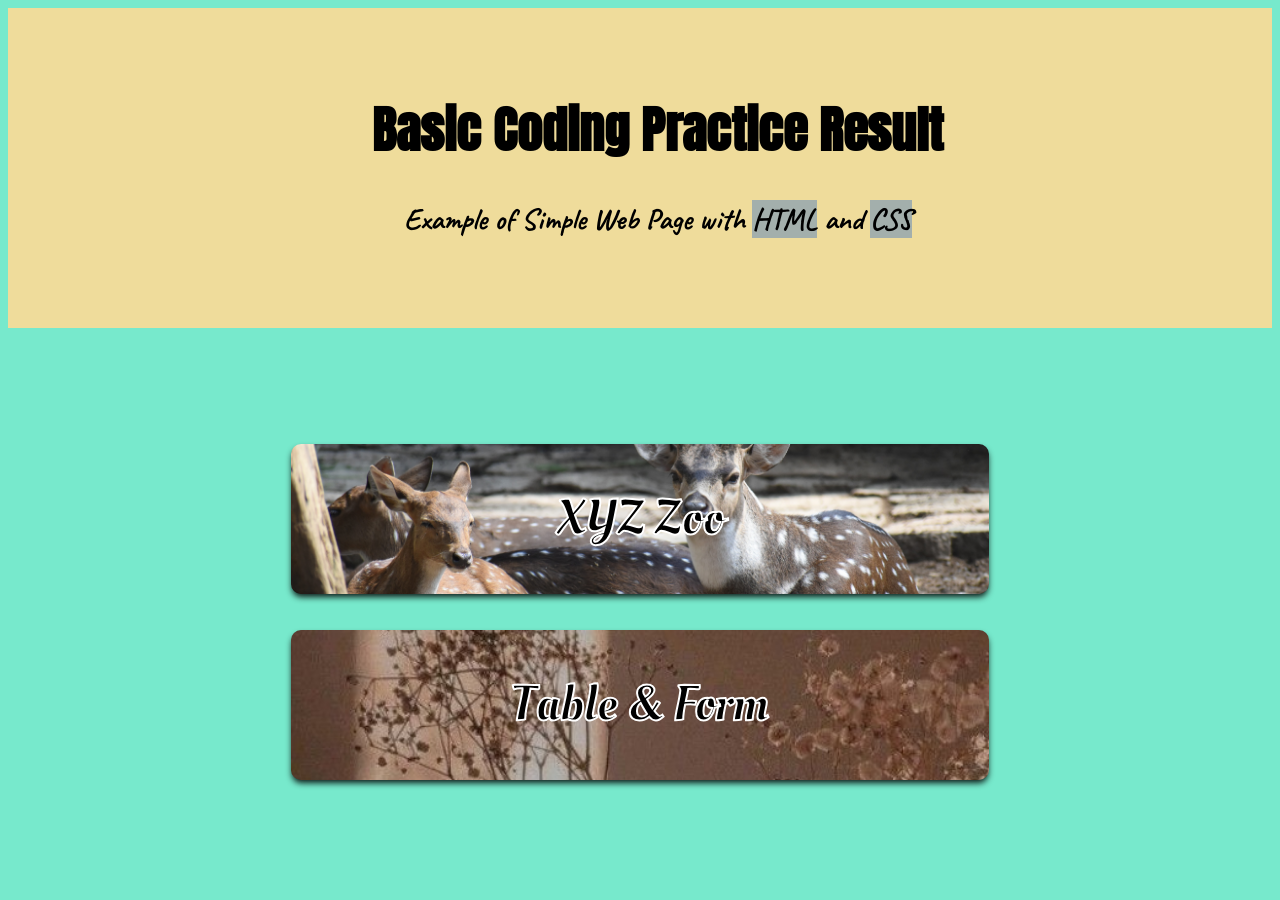
<file: index.html>
<!DOCTYPE html>
<html>
    <head>
        <meta charset="UTF-8">
        <meta name="viewport" content="width=device-width, initial-scale=1.0">
        <meta http-equiv="X-UA-compatible" content="ie=edge">
        <title>Simple CSS Practice</title>
        <link rel="stylesheet" href="CSS/style.css">
    </head>
    <body>
        <div id="Top">
            <div class="Header">
                <h1>Basic Coding Practice Result</h1>
                <p>
                    Example of Simple Web Page with 
                    <span>HTML</span> 
                    and
                    <span>CSS</span>
                </p>
            </div>
        </div>
        <div class="Menu_List">
            <div id="Project">
                <ul>
                    <li class="zoo">
                        <a href="XYZ-Zoo/index.html" target="_blank">XYZ Zoo</a>
                    </li>
                    <br>
                    <br>
                    <li class="Table-form">
                        <a href="Table-form/index.html" target="_blank">Table & Form</a>
                    </li>
                </ul>
            </div>
        </div>
    </body>
</html>
</file>
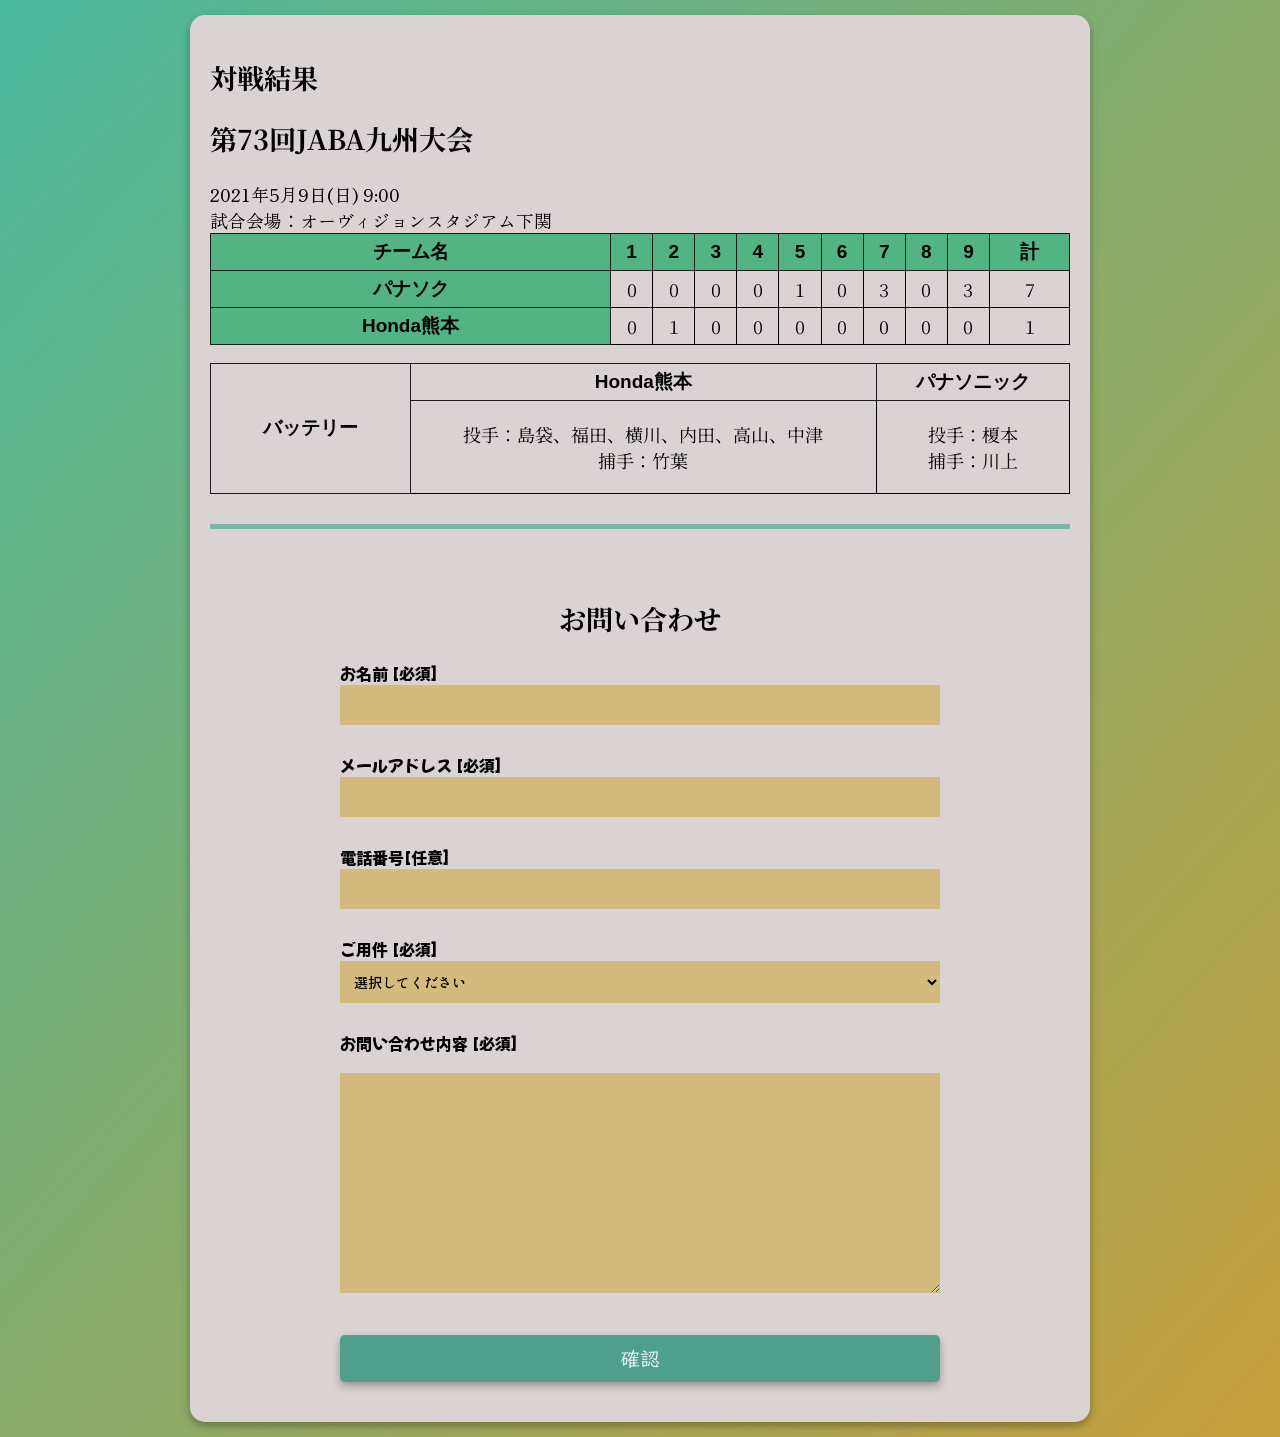
<file: Table-form/index.html>
<!DOCTYPE html>
<html>
    <head>
        <meta charset="UTF-8">
        <meta name="viewport" content="width=device-width, initial-scale=1.0">
        <meta http-equiv="X-UA-compatible" content="ie=edge">
        <title>Table & Form</title>
        <link rel="stylesheet" href="../CSS/style3.css">
    </head>
    <body id="tb-form">
        <div class="container">
            <div class="tables">
                <div>
                    <h2>対戦結果</h2>
                    <h2>第73回JABA九州大会</h2>
                    <p>
                        2021年5月9日(日) 9:00
                        <br>
                        試合会場：オーヴィジョンスタジアム下関
                    </p>
                </div>
                <div class="table1">
                    <table>
                        <tbody>
                            <tr>
                                <th width="400px">チーム名</th>
                                <th>1</th>
                                <th>2</th>
                                <th>3</th>
                                <th>4</th>
                                <th>5</th>
                                <th>6</th>
                                <th>7</th>
                                <th>8</th>
                                <th>9</th>
                                <th width="80px">計</th>
                            </tr>
                            <tr>
                                <th width="400px">パナソク</th>
                                <td>0</td>
                                <td>0</td>
                                <td>0</td>
                                <td>0</td>
                                <td>1</td>
                                <td>0</td>
                                <td>3</td>
                                <td>0</td>
                                <td>3</td>
                                <td>7</td>
                            </tr>
                            <tr>
                                <th width="400px">Honda熊本</th>
                                <td>0</td>
                                <td>1</td>
                                <td>0</td>
                                <td>0</td>
                                <td>0</td>
                                <td>0</td>
                                <td>0</td>
                                <td>0</td>
                                <td>0</td>
                                <td>1</td>
                            </tr>
                        </tbody>
                    </table>
                    <br>
                </div>
                <div class="table2">
                    <table>
                        <tbody>
                            <tr>
                                <th rowspan="2"; width="200px">バッテリー</th>
                                <th colspan="5"; width="200px">Honda熊本</th>
                                <th colspan="5"; width="150px">パナソニック</th>
                            </tr>
                            <tr>
                                <td colspan="5">投手：島袋、福田、横川、内田、高山、中津
                                    <br>捕手：竹葉
                                </td>
                                <td colspan="5">投手：榎本 
                                    <br> 捕手：川上
                                </td>
                            </tr>
                        </tbody>
                    </table>
                </div>
            </div>
            <br>
            <div class="form">
                <h2>お問い合わせ</h2>
                <form>
                    <div>
                        <label for="namae">お名前 [必須]</label>
                        <input type="text" id="namae" name="お名前 [必須]">
                        <br>
                    </div>
                    <div>
                        <label for="MailAddress">メールアドレス [必須]</label>
                        <input type="text" id="MailAddress" name="メールアドレス [必須]">
                        <br>
                    </div>
                    <div>
                        <label for="PhoneNumber">電話番号[任意]</label>
                        <input type="text" id="PhoneNumber" name="電話番号[任意]">
                        <br>
                    </div>
                    <div>
                        <label for="requirement">ご用件 [必須]</label>
                        <select id="requirement" name="ご用件 [必須]">
                            <option value disable selected hidden>選択してください</option>
                            <option value="opsi1">書籍についてのご質問(個人のお客様)</option>
                            <option value="opsi2">書籍についてのご質問(取次・書店様)</option>
                            <option value="opsi3">書籍についてのご質問(メディア関係者様)</opion>
                            <option value="opsi4">アルバイト・パートに関するお問い合わせ</option>
                            <option value="opsi5">仕事のご依頼・お問い合わせ</option>
                            <option value="opsi6">外部スタッフのご希望(フリーの方、制作会社様)</option>
                            <option value="opsi7">その他のお問合せ</option>
                        </select><br>
                    </div>
                    <div>
                        <label for="Content">お問い合わせ内容 [必須]</label><br>
                        <textarea name="お問い合わせ内容 [必須]" rows="10px" cols="50px"></textarea><br><br>
                        
                    </div>
                    <button type="button">確認</button>
                </form>
            </div>
        </div>
    </body>
</html>
</file>
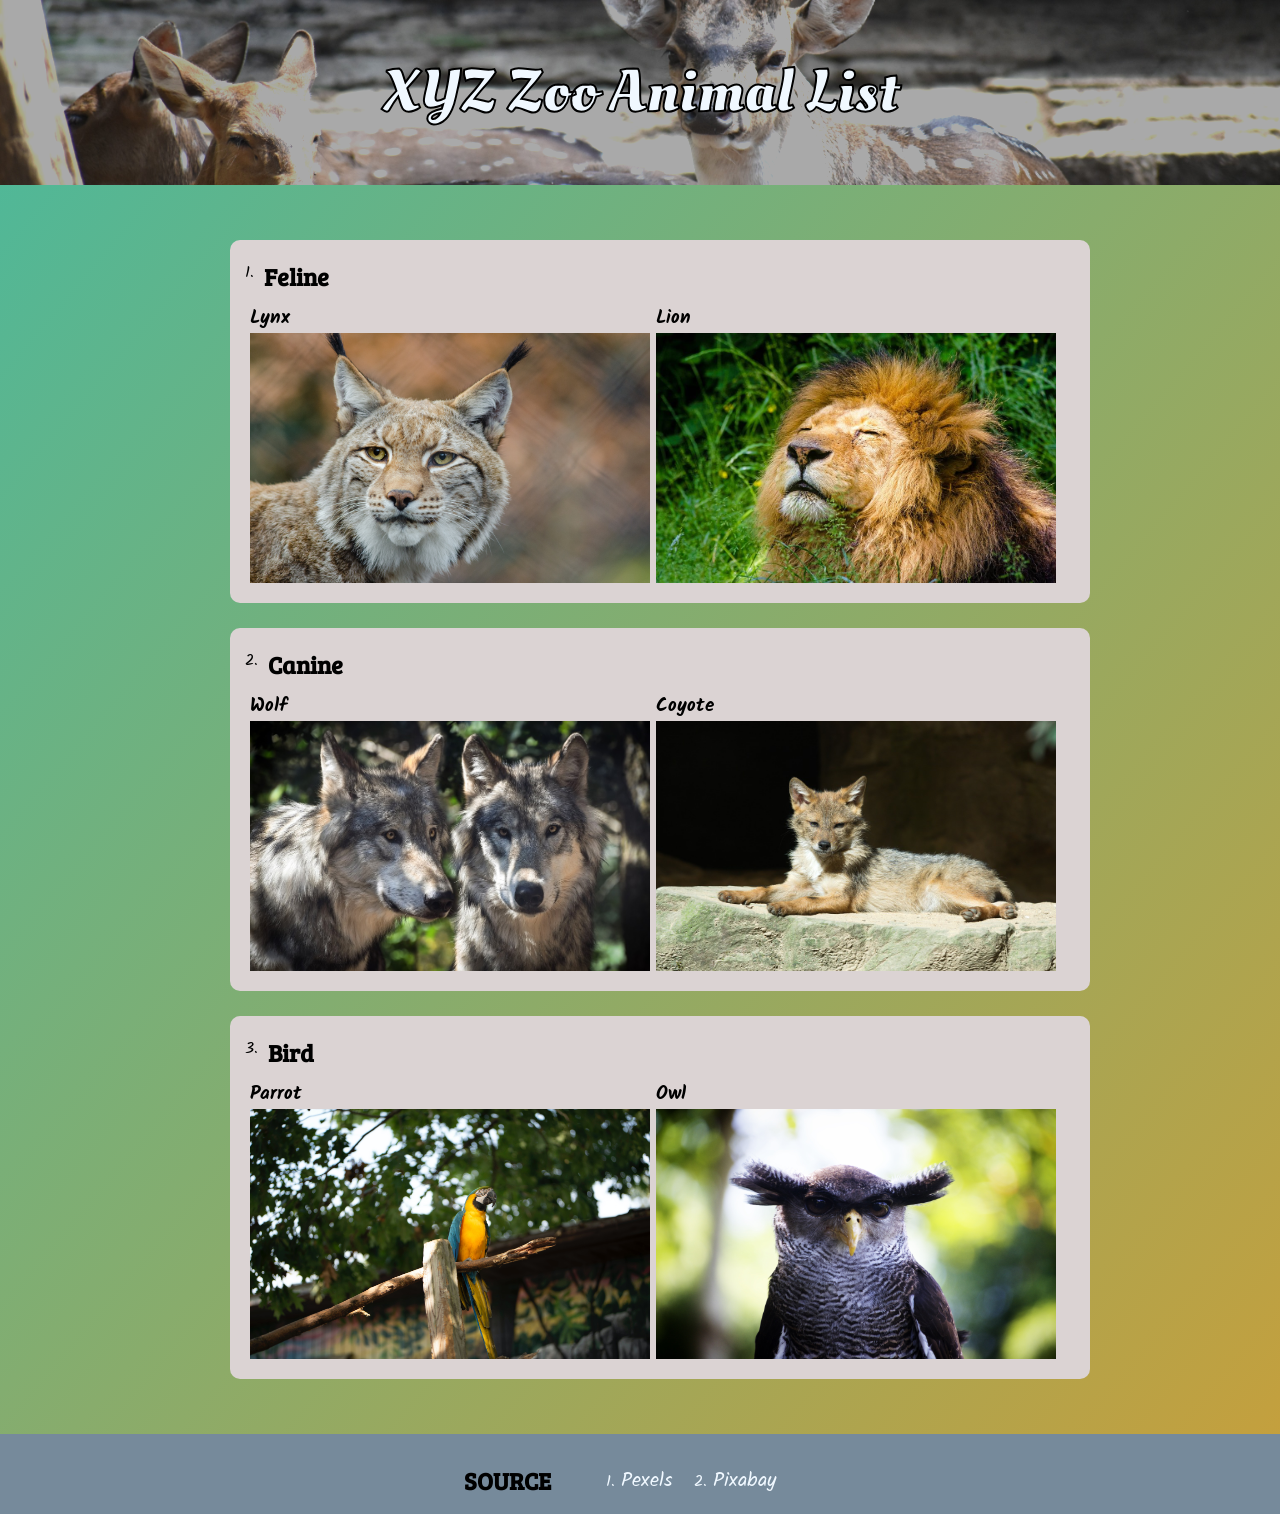
<file: XYZ-Zoo/index.html>
<!DOCTYPE html>
<html>
    <head>
        <meta charset="UTF-8">
        <meta name="viewport" content="width=device-width, initial-scale=1.0">
        <meta http-equiv="X-UA-compatible" content="ie=edge">
        <title>XYZ Zoo</title>
        <link rel="stylesheet" href="../CSS/style2.css">
    </head>
    <body id="zoo">
        <div class="Top">
            <h1>XYZ Zoo Animal List</h1>
        </div>
        <div class="container">
            <ol class="animal">
                <li id="Feline">
                    <h2>Feline</h2>
                    <ul class="Familia-list">
                        <li>
                            <div>
                                <h3>Lynx</h3>
                                <a href="image/lynx.jpg" target="_blank">
                                    <img src="image/lynx.jpg" width="500px">
                                </a>
                            </div>
                        </li>
                        <br>
                        <li>
                            <div>
                                <h3>Lion</h3>
                                <a href="image/lion.jpg" target="_blank">
                                    <img src="image/lion.jpg" width="500px">
                                </a>
                            </div>
                        </li>
                    </ul>
                </li>
                <li id="Canine">
                    <h2>Canine</h2>
                    <ul class="Familia-list">
                        <li>
                            <div>
                                <h3>Wolf</h3>
                                <a href="image/wolf.jpg" target="_blank">
                                    <img src="image/wolf.jpg" width="500px">
                                </a>
                            </div>
                        </li>
                        <br>
                        <li>
                            <div>
                                <h3>Coyote</h3>
                                <a href="image/coyote.jpg" target="_blank">
                                    <img src="image/coyote.jpg" width="500px">
                                </a>
                            </div>
                        </li>
                    </ul>
                </li>
                <li id="Bird">
                    <h2>Bird</h2>
                    <ul class="Familia-list">
                        <li>
                            <div>
                                <h3>Parrot</h3>
                                <a href="image/parrot.jpg" target="_blank">
                                    <img src="image/parrot.jpg" width="500px">
                                </a>
                            </div>
                        </li>
                        <br>
                        <li>
                            <div>
                                <h3>Owl</h3>
                                <a href="image/owl.jpg" target="_blank">
                                    <img src="image/owl.jpg" width="500px">
                                </a>
                            </div>
                        </li>
                    </ul>
                </li>
            </ol>
        </div>
        <div class="source">
            <h2>SOURCE</h2>
            <ol>
                <li>
                    <div>
                        <a href="https://pexels.com/" target="_blank">Pexels</a>
                    </div>
                </li>
                <li>
                    <div>
                        <a href="https://pixabay.com/" target="_blank">Pixabay</a>
                    </div>
                </li>
            </ol>
        </div>
    </body>
</html>
</file>
<file: CSS/style.css>
@import url('https://fonts.googleapis.com/css2?family=Anton&family=Bree+Serif&family=Caveat:wght@400..700&family=Concert+One&family=Kalam:wght@300;400;700&family=Oleo+Script:wght@400;700&family=Spicy+Rice&display=swap');
body {
    background-color:#77e9cc;
}
#Top {
    background-color: rgb(239, 220, 155);
    text-align: center;
    padding-top: 50px;
    padding-right: 15px;
    padding-bottom: 10px;
    padding-left: 50px;
}

#Top span {
    background: #a3afac;
    font-family: "Caveat", cursive;
    display: inline-block;
    font-weight: bold;
}

.Header {
    width: 100%;
    max-height: 900px;
    margin-top: 0px;
    margin-right: auto;
    margin-bottom: 0px;
    margin-left: auto;
    padding-bottom: 50px;
}

h1 {
    font-size: 50px;
    font-family: "Anton", sans-serif;
    
}

p {
    font-size: 30px ;
    font-family: "Caveat", cursive;
    font-weight: bold;
}

ul {
    list-style: none;
    padding: 100px;
    text-align: center;
}


ul li a {
    padding-left: 0px;
    text-align: center;
    text-decoration: none;
    background-color:aquamarine;
    color: black;
    font-size: 50px;
    line-height: 150px;
    -webkit-text-stroke: 2px rgb(255, 255, 255);
    width: 60%;
    margin-right: auto;
    margin-left: auto;
    box-shadow: 0 4px 6px -1px rgba(0,0,0,0.9);
}

#project ul li {
    list-style: none;
    width: 100%;
    margin-top: 10px;
    margin-right: 0px;
    margin-bottom: 10px;
    margin-left: 0px;
    height: 100px;
    border-radius: 10px;
}

.zoo a {
    display: block;
    align-items: center;
    background-image: url("../XYZ-Zoo/image/zoocopy.jpg");
    background-size: cover;
    border-radius: 10px;
    transition: all 1.1s;
    padding-left: 30px;
    padding-right: 30px;
    font-family: Impact, Haettenschweiler, 'Arial Narrow Bold', sans-serif;
    position: relative;
    overflow: hidden;
    font-family: "Oleo Script", system-ui;
}

.Table-form a{
    display: block;
    align-items: center;
    background-image: url("../background1fix.jpg");
    background-size: cover;
    border-radius: 10px;
    transition: all 1.1s;
    margin-left: auto;
    margin-right: auto;
    padding-left: 30px;
    padding-right: 30px;
    font-family: Impact, Haettenschweiler, 'Arial Narrow Bold', sans-serif;
    position: relative;
    overflow: hidden;
    font-family: "Oleo Script", system-ui;
}

ul li a:hover {
    color:gold;
    -webkit-text-stroke: 2px black;
    transform: scale(1.1);
}
</file>
<file: CSS/style3.css>
@import url('https://fonts.googleapis.com/css2?family=BIZ+UDPMincho&family=Kosugi&family=LXGW+WenKai+TC&family=Mochiy+Pop+One&family=Noto+Serif+JP:wght@200..900&family=Shippori+Antique+B1&family=Zen+Old+Mincho&display=swap');

table, th, td {
    border: 1px solid black;
    border-collapse: collapse;
    padding: 5px;
}

.tables table {
    width: 100%;
}

.tables {
    border-bottom: solid 5px #79b8a8;
    padding-bottom: 30px;
    margin-bottom: 30px;
}

tbody {
    display: table-row-group;
    vertical-align: middle;
    unicode-bidi: isolate;
    border-color: inherit;
}

tr {
    display: table-row;
    vertical-align: inherit;
    unicode-bidi: isolate;
    border-color: inherit;
}

th {
    display: table-cell;
    vertical-align: inherit;
    font-weight: bold;
    unicode-bidi: isolate;
    font-family: "Kosugi", sans-serif;
    font-size: 19px;
}

.tables table th {
    border: solid 1px #1b1e1d;
    padding-top: 5px;
    padding-bottom: 5px;
    padding-left: 0px;
    padding-right: 0px;
    text-align: center;
}

.table1 table th {
    background-color: rgb(82, 180, 133);
}

.table2 table td {
    padding-top: 20px;
    padding-bottom: 20px;
    padding-left: 0px;
    padding-right: 0px;
}

td {
    vertical-align: baseline;
    text-align: center;
    font-family: "Noto Serif JP", serif;
    font-size: 18px;
}

body {
    display: block;
}

#tb-form {
    background-image: linear-gradient(to bottom right, #49b99d, #c79f3b);
    padding-top: 15px;
    padding-bottom: 15px;
    padding-left: 0px;
    padding-right: opx;
}
* {
    margin: 0;
    padding: 0;
    box-sizing: border-box;
}
#tb-form .container {
    background-color: rgb(219, 211, 211);
    border-radius: 15px;
    box-shadow: 0 4px 8px 0 rgba(0, 0, 0, 0.3);
    padding-top: 20px;
    padding-bottom: 20px;
    padding-left: 20px;
    padding-right: 20px;
}
.container {
    width: 100%;
    max-width: 900px;
    margin-top: 0px;
    margin-bottom: 0px;
    margin-left: auto;
    margin-right: auto;
}
div {
    display: block;
    unicode-bidi: isolate;
}

h2 {
    display: block;
    font-size: 1.7em;
    margin-block-start: 0.83em;
    margin-block-end: 0.83em;
    margin-inline-start: 0px;
    margin-inline-end: 0px;
    font-family: "Noto Serif JP", serif;
    font-weight: bold;
    unicode-bidi: isolate;
}

p {
    font-size: 18px;
    font-family: "Zen Old Mincho", serif;
}

.form h2 {
    text-align: center;
}

form {
    display: block;
    width: 90%;
    max-width: 600px;
    margin-top: 0px;
    margin-bottom: 0px;
    margin-left: auto;
    margin-right: auto;
    unicode-bidi: isolate;
}

input {
    font-family: "Shippori Antique B1", sans-serif;
    font-size: 14px;
    text-rendering: auto;
    color: fieldtext;
    letter-spacing: normal;
    word-spacing: normal;
    line-height: normal;
    text-transform: none;
    text-indent: 0px;
    text-shadow: none;
    display: inline-block;
    text-align: start;
    appearance: auto;
    -webkit-rtl-ordering: logical;
    cursor: text;
}

label {
    font-family: "Mochiy Pop One", sans-serif;
    font-size: 16px;
}

.form label {
    width: 100%;
    display: block;
    margin-top: 10px;
}
.form input {
    width: 100%;
    display: block;
    background-color: #d4bb7d;
    border: none;
    padding: 10px;
}


select {
    text-rendering: auto;
    color: fieldtext;
    letter-spacing: normal;
    word-spacing: normal;
    line-height: normal;
    text-transform: none;
    text-indent: 0px;
    text-shadow: none;
    display: inline-block;
    text-align: start;
    appearance: auto;
    -webkit-rtl-ordering: logical;
    cursor: default;
    font-family: "Shippori Antique B1", sans-serif;
    font-size: 14px;
}

.form select {
    width: 100%;
    display: block;
    background-color: #d4bb7d;
    border: none;
    padding: 10px;
}

select:not(:-internal-list-box) {
    overflow: visible !important;
}

textarea {
    font-family: "Shippori Antique B1", sans-serif;
    font-size: 14px;
    text-rendering: auto;
    color: fieldtext;
    letter-spacing: normal;
    word-spacing: normal;
    line-height: normal;
    text-transform: none;
    text-indent: 0px;
    text-shadow: none;
    display: inline-block;
    text-align: start;
    appearance: auto;
    -webkit-rtl-ordering: logical;
    cursor: text;
    overflow-wrap:break-word;
    column-count: initial !important;
    white-space: pre-warp;
}

.form textarea {
    width: 100%;
    background-color: #d4bb7d;
    border: none;
    padding: 10px;
}

.form button {
    width: 100%;
    background-color: #4ea08c;
    border-radius: 5px;
    padding: 10px;
    border: none;
    cursor: pointer;
    margin-top: 20px;
    margin-bottom: 20px;
}

button {
    text-rendering: auto;
    letter-spacing: normal;
    word-spacing: normal;
    line-height: normal;
    text-transform: normal;
    text-indent: 0px;
    text-shadow: none;
    display: inline-block;
    text-align: center;
    padding-block: 1px;
    padding-inline: 6px;
    box-shadow: 0 4px 8px 0 rgba(0, 0, 0, 0.3);
    color: aliceblue;
    font-size: 20px;
    text-decoration: none;
    transition: 0.3s ease all;
    z-index: 1;
    font-family: "LXGW WenKai TC", cursive;
}

.form button:hover {
    background-color: #336a5d;
}
</file>
<file: CSS/style2.css>
@import url('https://fonts.googleapis.com/css2?family=Anton&family=Bree+Serif&family=Caveat:wght@400..700&family=Concert+One&family=Kalam:wght@300;400;700&family=Oleo+Script:wght@400;700&family=Spicy+Rice&display=swap');
body {
    background-image: linear-gradient(to bottom right, #49b99d, #c79f3b);
}

.Top{
    background-color:darkgrey;
    text-align: center;
    padding: 4%;
    background-image: url("../XYZ-Zoo/image/zoocopy.jpg");
    background-size: cover;
    background-blend-mode: darken;
    width:auto;
}

h1 {
    font-size: 60px;
    font-family: "Oleo Script", system-ui;
    color: aliceblue;
    -webkit-text-stroke: 2px black;
}

h2 {
    display: block;
    font-size: 1.5em;
    margin-block-start: 0.83em;
    margin-block-end: 0.83em;
    margin-inline-start: 0px;
    margin-inline-end: 0px;
    unicode-bidi: isolate;
    font-family: "Bree Serif", serif;
    color: black
}

li {
    text-align: -webkit-match-parent;
    unicode-bidi: isolate;
    font-family: "Kalam", cursive;
}

* {
    margin: 0px;
    padding: 0px;
    box-sizing: border-box;
}
ol {
    display: block;
    margin-block-start: 1em;
    margin-block-end: 1em;
    margin-inline-start: 0px;
    margin-inline-end: 0px;
    padding-inline-start: 40px;
    unicode-bidi: isolate;
    list-style: decimal;
    
}

a:-webkit-any-link {
    color: -webkit-link;
    cursor: pointer;
    text-decoration: underline;
}

.container {
    width: 100%;
    max-width: 900px;
    margin-top: 0px;
    margin-right: auto;
    margin-bottom: 0px;
    margin-left: auto;
    padding-bottom: 30px;
    padding-top: 30px;
}
div {
    display: block;
    unicode-bidi: isolate;
}

.Familia-list img {
    display: block;
    width: 400px;
    height: 250px;
}

.Familia-list li {
    width: 48%;
    list-style: none;
}
.Familia-list {
    margin-top: 10px;
    display: flex;
    flex-wrap: wrap;
    justify-content: space-around;
}

.animal > li {
    background-image: initial;
    background-position: initial;
    background-size: initial;
    background-repeat: initial;
    background-attachment: initial;
    background-origin: initial;
    background-clip: initial;
    background-color: rgb(219, 211, 211);
    border-radius: 10px;
    display: flex; 
    flex-wrap: wrap;
    margin-top: 25px;
    margin-right: 0px;
    margin-bottom: 25px;
    margin-left: 0px;
    padding-top: 20px;
    padding-right: 15px;
    padding-bottom: 20px;
    padding-left: 15px ;
    align-items: center;
}

.animal >li h2 {
    width: auto;
    margin: 0;
}

.animal > li::before {
    content:counter(list-item) ". "; /*add numbering*/
    counter-increment: list-item; /*increment the counter*/
    align-self: flex-start;
    margin-right: 10px;
    align-self: flex-start;
}

.source {
    background-position-x: initial;
    background-position-y: initial;
    background-repeat: initial;
    background-size: initial;
    background-attachment: initial;
    background-origin: initial;
    background-clip: initial;
    background-color: rgb(118, 138, 155);
    display: flex;
    flex-wrap: wrap;
    padding-top: 10px;
    padding-left: 0px;
    padding-right: 0px;
    padding-bottom: 10px;
    justify-content: center;
    height: 80px;

}

.source ol {
    margin-left: 30px;
    display: flex;
    align-items: center;
}

.source ol li {
    margin-right: 40px;
    color: aliceblue;
}

.source a {
    color: aliceblue;
    text-decoration: none;
    font-size: 20px;
}
</file>
